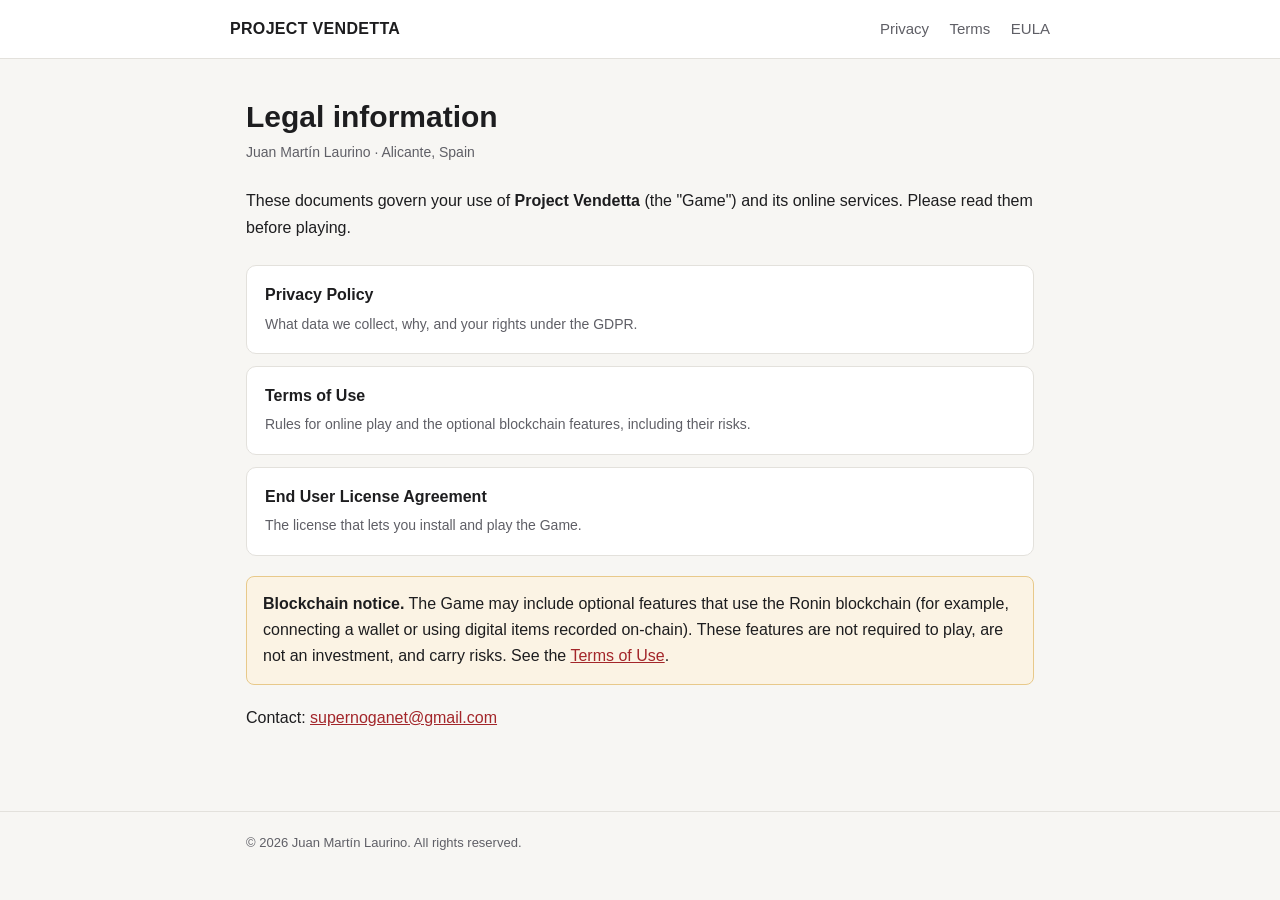
<file: index.html>
<!doctype html>
<html lang="en">
<head>
<meta charset="utf-8">
<meta name="viewport" content="width=device-width, initial-scale=1">
<title>Project Vendetta — Legal</title>
<link rel="stylesheet" href="style.css">
</head>
<body>
<header><div class="wrap bar">
  <a class="brand" href="index.html">PROJECT VENDETTA</a>
  <nav>
    <a href="privacy.html">Privacy</a>
    <a href="terms.html">Terms</a>
    <a href="eula.html">EULA</a>
  </nav>
</div></header>

<main><div class="wrap">
  <h1>Legal information</h1>
  <p class="meta">Juan Martín Laurino · Alicante, Spain</p>

  <p>These documents govern your use of <strong>Project Vendetta</strong> (the "Game") and its online services. Please read them before playing.</p>

  <div class="cards">
    <a class="card" href="privacy.html"><strong>Privacy Policy</strong><span>What data we collect, why, and your rights under the GDPR.</span></a>
    <a class="card" href="terms.html"><strong>Terms of Use</strong><span>Rules for online play and the optional blockchain features, including their risks.</span></a>
    <a class="card" href="eula.html"><strong>End User License Agreement</strong><span>The license that lets you install and play the Game.</span></a>
  </div>

  <div class="note">
    <strong>Blockchain notice.</strong> The Game may include optional features that use the Ronin blockchain (for example, connecting a wallet or using digital items recorded on-chain). These features are not required to play, are not an investment, and carry risks. See the <a href="terms.html#blockchain">Terms of Use</a>.
  </div>

  <p>Contact: <a href="mailto:supernoganet@gmail.com">supernoganet@gmail.com</a></p>
</div></main>

<footer><div class="wrap">© 2026 Juan Martín Laurino. All rights reserved.</div></footer>
</body>
</html>
</file>
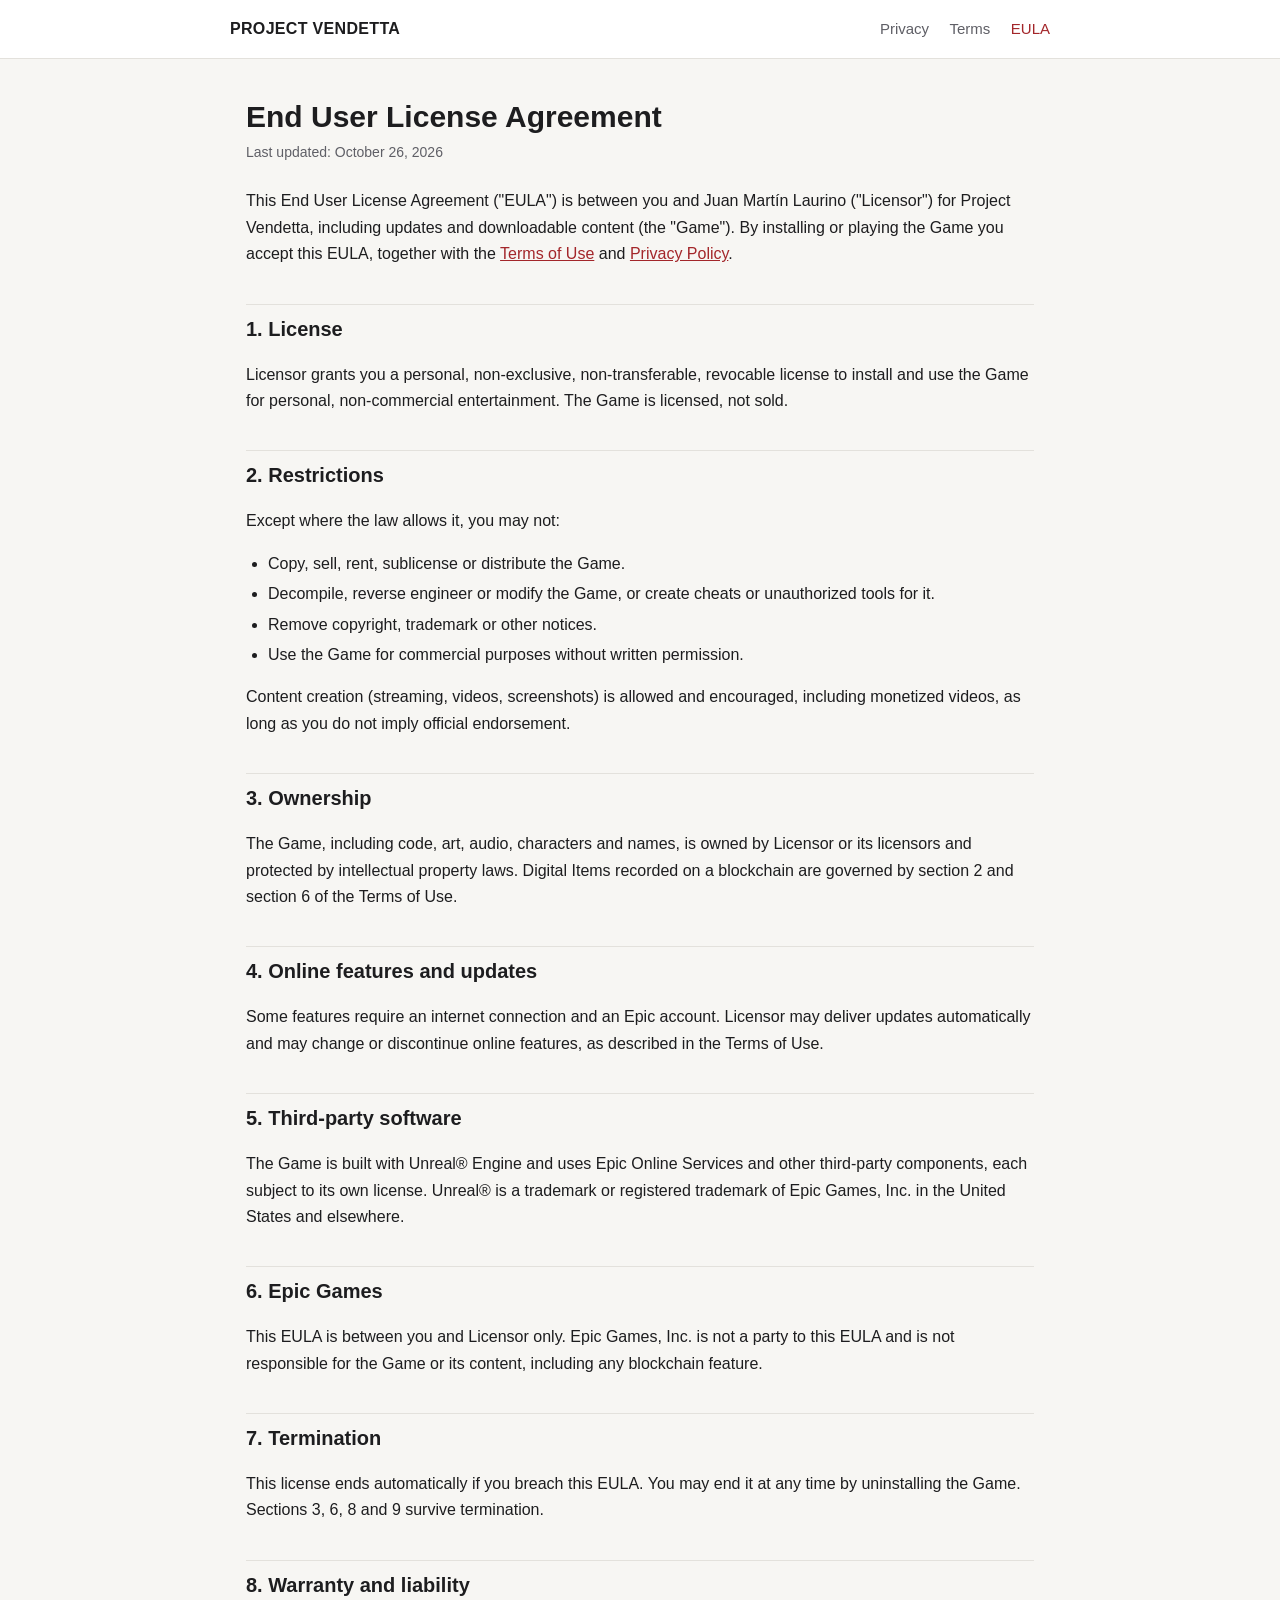
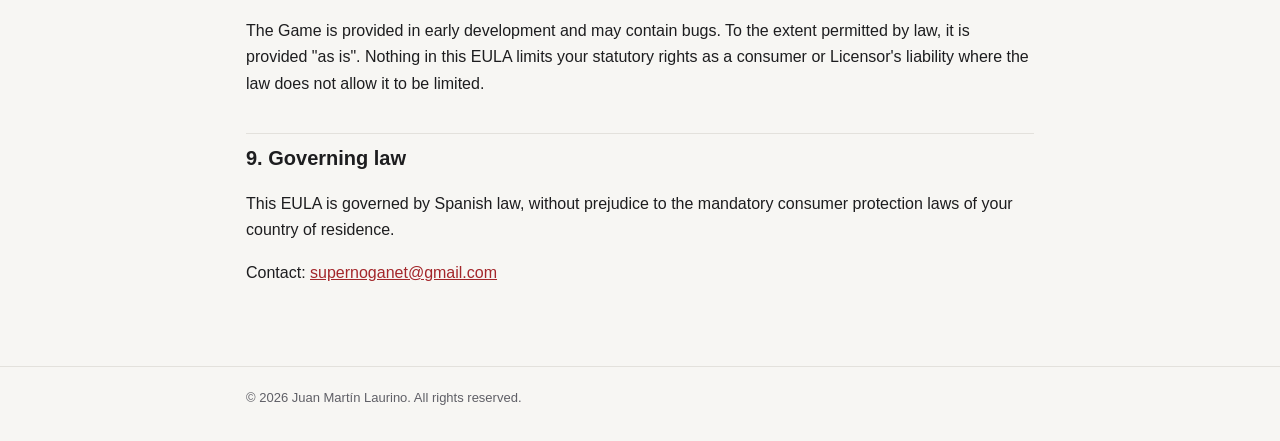
<file: eula.html>
<!doctype html>
<html lang="en">
<head>
<meta charset="utf-8">
<meta name="viewport" content="width=device-width, initial-scale=1">
<title>EULA — Project Vendetta</title>
<link rel="stylesheet" href="style.css">
</head>
<body>
<header><div class="wrap bar">
  <a class="brand" href="index.html">PROJECT VENDETTA</a>
  <nav>
    <a href="privacy.html">Privacy</a>
    <a href="terms.html">Terms</a>
    <a href="eula.html" aria-current="page">EULA</a>
  </nav>
</div></header>

<main><div class="wrap">
  <h1>End User License Agreement</h1>
  <p class="meta">Last updated: October 26, 2026</p>

  <p>This End User License Agreement ("EULA") is between you and Juan Martín Laurino ("Licensor") for Project Vendetta, including updates and downloadable content (the "Game"). By installing or playing the Game you accept this EULA, together with the <a href="terms.html">Terms of Use</a> and <a href="privacy.html">Privacy Policy</a>.</p>

  <h2>1. License</h2>
  <p>Licensor grants you a personal, non-exclusive, non-transferable, revocable license to install and use the Game for personal, non-commercial entertainment. The Game is licensed, not sold.</p>

  <h2>2. Restrictions</h2>
  <p>Except where the law allows it, you may not:</p>
  <ul>
    <li>Copy, sell, rent, sublicense or distribute the Game.</li>
    <li>Decompile, reverse engineer or modify the Game, or create cheats or unauthorized tools for it.</li>
    <li>Remove copyright, trademark or other notices.</li>
    <li>Use the Game for commercial purposes without written permission.</li>
  </ul>
  <p>Content creation (streaming, videos, screenshots) is allowed and encouraged, including monetized videos, as long as you do not imply official endorsement.</p>

  <h2>3. Ownership</h2>
  <p>The Game, including code, art, audio, characters and names, is owned by Licensor or its licensors and protected by intellectual property laws. Digital Items recorded on a blockchain are governed by section 2 and section 6 of the Terms of Use.</p>

  <h2>4. Online features and updates</h2>
  <p>Some features require an internet connection and an Epic account. Licensor may deliver updates automatically and may change or discontinue online features, as described in the Terms of Use.</p>

  <h2>5. Third-party software</h2>
  <p>The Game is built with Unreal® Engine and uses Epic Online Services and other third-party components, each subject to its own license. Unreal® is a trademark or registered trademark of Epic Games, Inc. in the United States and elsewhere.</p>

  <h2>6. Epic Games</h2>
  <p>This EULA is between you and Licensor only. Epic Games, Inc. is not a party to this EULA and is not responsible for the Game or its content, including any blockchain feature.</p>

  <h2>7. Termination</h2>
  <p>This license ends automatically if you breach this EULA. You may end it at any time by uninstalling the Game. Sections 3, 6, 8 and 9 survive termination.</p>

  <h2>8. Warranty and liability</h2>
  <p>The Game is provided in early development and may contain bugs. To the extent permitted by law, it is provided "as is". Nothing in this EULA limits your statutory rights as a consumer or Licensor's liability where the law does not allow it to be limited.</p>

  <h2>9. Governing law</h2>
  <p>This EULA is governed by Spanish law, without prejudice to the mandatory consumer protection laws of your country of residence.</p>

  <p>Contact: <a href="mailto:supernoganet@gmail.com">supernoganet@gmail.com</a></p>
</div></main>

<footer><div class="wrap">© 2026 Juan Martín Laurino. All rights reserved.</div></footer>
</body>
</html>
</file>
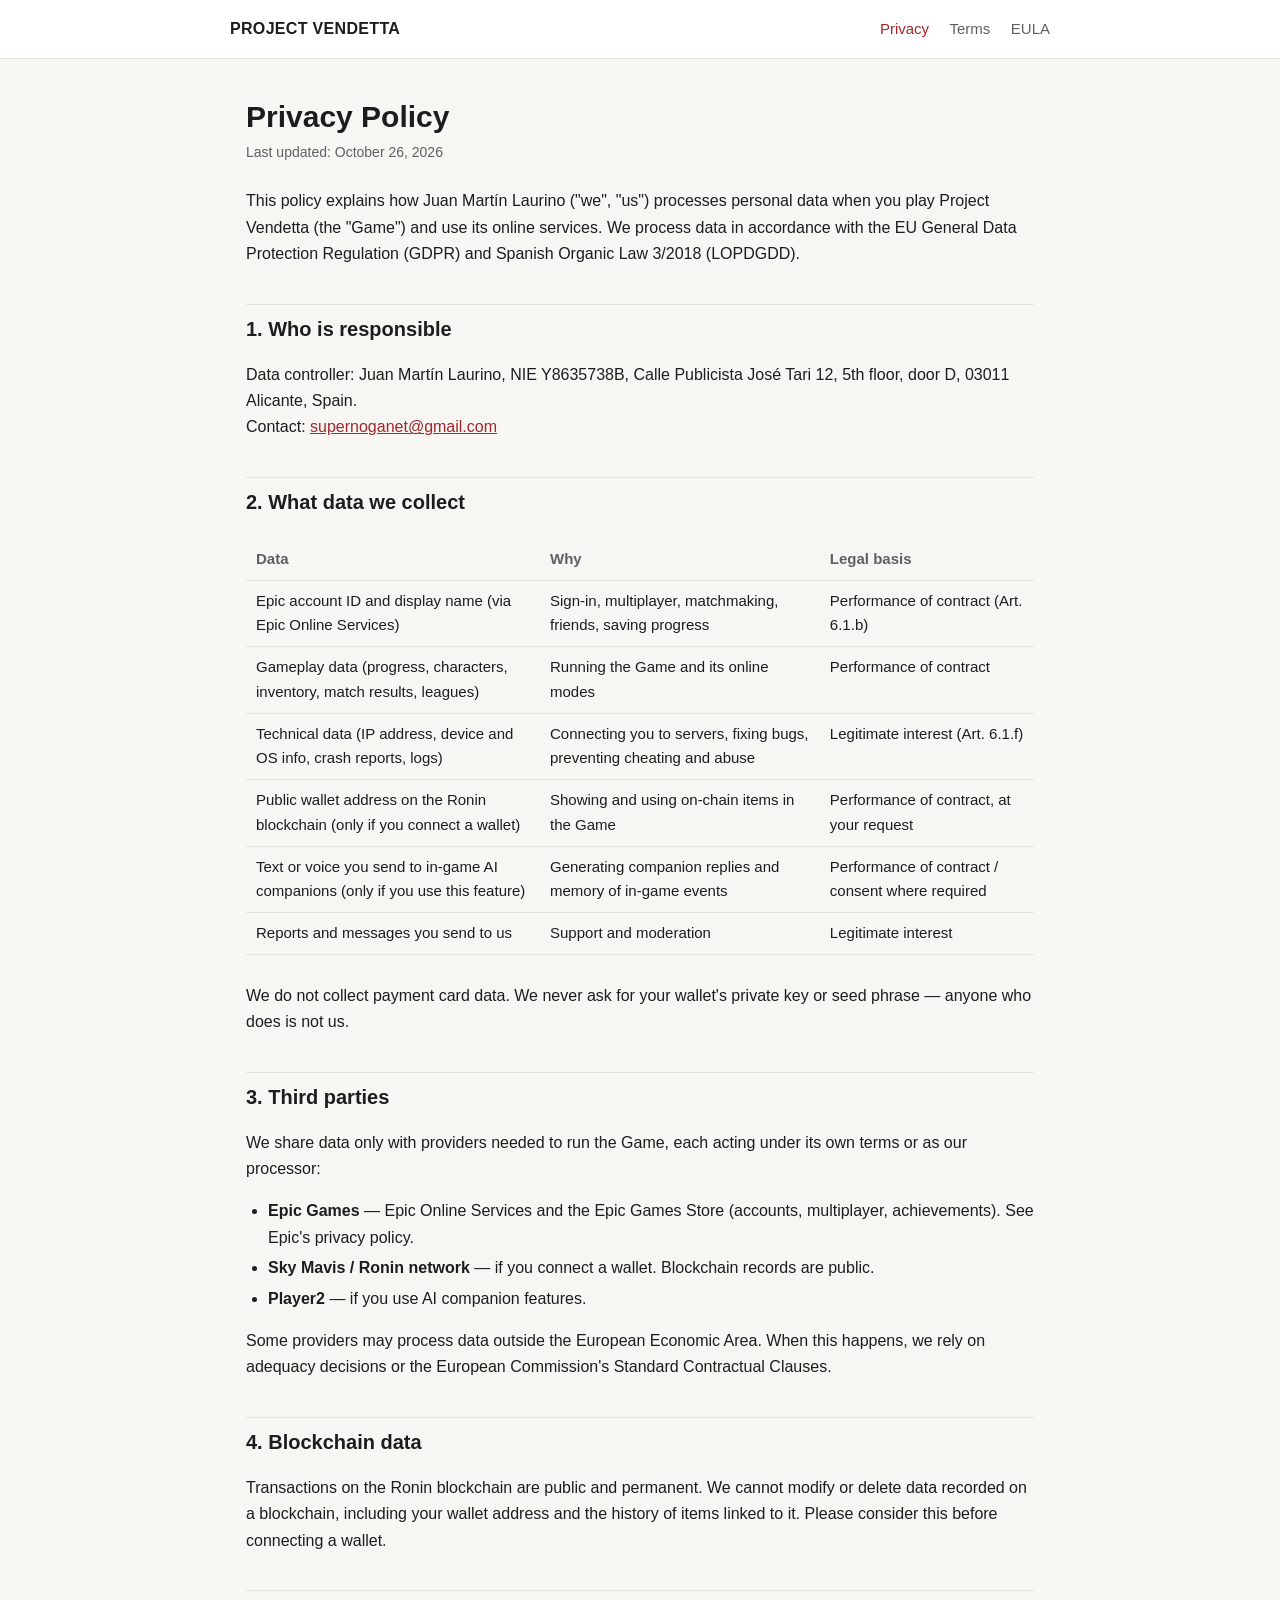
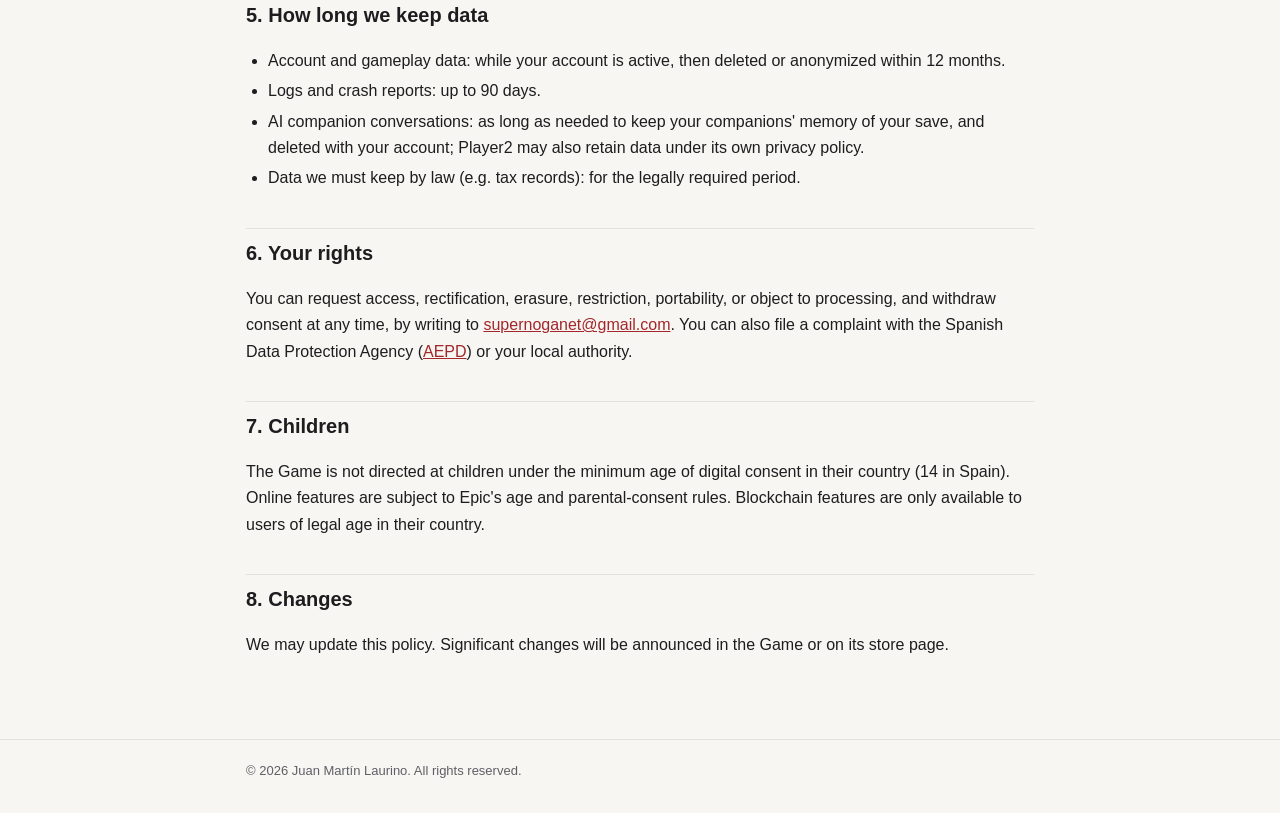
<file: privacy.html>
<!doctype html>
<html lang="en">
<head>
<meta charset="utf-8">
<meta name="viewport" content="width=device-width, initial-scale=1">
<title>Privacy Policy — Project Vendetta</title>
<link rel="stylesheet" href="style.css">
</head>
<body>
<header><div class="wrap bar">
  <a class="brand" href="index.html">PROJECT VENDETTA</a>
  <nav>
    <a href="privacy.html" aria-current="page">Privacy</a>
    <a href="terms.html">Terms</a>
    <a href="eula.html">EULA</a>
  </nav>
</div></header>

<main><div class="wrap">
  <h1>Privacy Policy</h1>
  <p class="meta">Last updated: October 26, 2026</p>

  <p>This policy explains how Juan Martín Laurino ("we", "us") processes personal data when you play Project Vendetta (the "Game") and use its online services. We process data in accordance with the EU General Data Protection Regulation (GDPR) and Spanish Organic Law 3/2018 (LOPDGDD).</p>

  <h2>1. Who is responsible</h2>
  <p>Data controller: Juan Martín Laurino, NIE Y8635738B, Calle Publicista José Tari 12, 5th floor, door D, 03011 Alicante, Spain.<br>
  Contact: <a href="mailto:supernoganet@gmail.com">supernoganet@gmail.com</a></p>

  <h2>2. What data we collect</h2>
  <div class="table-scroll"><table>
    <tr><th>Data</th><th>Why</th><th>Legal basis</th></tr>
    <tr><td>Epic account ID and display name (via Epic Online Services)</td><td>Sign-in, multiplayer, matchmaking, friends, saving progress</td><td>Performance of contract (Art. 6.1.b)</td></tr>
    <tr><td>Gameplay data (progress, characters, inventory, match results, leagues)</td><td>Running the Game and its online modes</td><td>Performance of contract</td></tr>
    <tr><td>Technical data (IP address, device and OS info, crash reports, logs)</td><td>Connecting you to servers, fixing bugs, preventing cheating and abuse</td><td>Legitimate interest (Art. 6.1.f)</td></tr>
    <tr><td>Public wallet address on the Ronin blockchain (only if you connect a wallet)</td><td>Showing and using on-chain items in the Game</td><td>Performance of contract, at your request</td></tr>
    <tr><td>Text or voice you send to in-game AI companions (only if you use this feature)</td><td>Generating companion replies and memory of in-game events</td><td>Performance of contract / consent where required</td></tr>
    <tr><td>Reports and messages you send to us</td><td>Support and moderation</td><td>Legitimate interest</td></tr>
  </table></div>
  <p>We do not collect payment card data. We never ask for your wallet's private key or seed phrase — anyone who does is not us.</p>

  <h2>3. Third parties</h2>
  <p>We share data only with providers needed to run the Game, each acting under its own terms or as our processor:</p>
  <ul>
    <li><strong>Epic Games</strong> — Epic Online Services and the Epic Games Store (accounts, multiplayer, achievements). See Epic's privacy policy.</li>
    <li><strong>Sky Mavis / Ronin network</strong> — if you connect a wallet. Blockchain records are public.</li>
    <li><strong>Player2</strong> — if you use AI companion features.</li>
  </ul>
  <p>Some providers may process data outside the European Economic Area. When this happens, we rely on adequacy decisions or the European Commission's Standard Contractual Clauses.</p>

  <h2>4. Blockchain data</h2>
  <p>Transactions on the Ronin blockchain are public and permanent. We cannot modify or delete data recorded on a blockchain, including your wallet address and the history of items linked to it. Please consider this before connecting a wallet.</p>

  <h2>5. How long we keep data</h2>
  <ul>
    <li>Account and gameplay data: while your account is active, then deleted or anonymized within 12 months.</li>
    <li>Logs and crash reports: up to 90 days.</li>
    <li>AI companion conversations: as long as needed to keep your companions' memory of your save, and deleted with your account; Player2 may also retain data under its own privacy policy.</li>
    <li>Data we must keep by law (e.g. tax records): for the legally required period.</li>
  </ul>

  <h2>6. Your rights</h2>
  <p>You can request access, rectification, erasure, restriction, portability, or object to processing, and withdraw consent at any time, by writing to <a href="mailto:supernoganet@gmail.com">supernoganet@gmail.com</a>. You can also file a complaint with the Spanish Data Protection Agency (<a href="https://www.aepd.es">AEPD</a>) or your local authority.</p>

  <h2>7. Children</h2>
  <p>The Game is not directed at children under the minimum age of digital consent in their country (14 in Spain). Online features are subject to Epic's age and parental-consent rules. Blockchain features are only available to users of legal age in their country.</p>

  <h2>8. Changes</h2>
  <p>We may update this policy. Significant changes will be announced in the Game or on its store page.</p>
</div></main>

<footer><div class="wrap">© 2026 Juan Martín Laurino. All rights reserved.</div></footer>
</body>
</html>
</file>
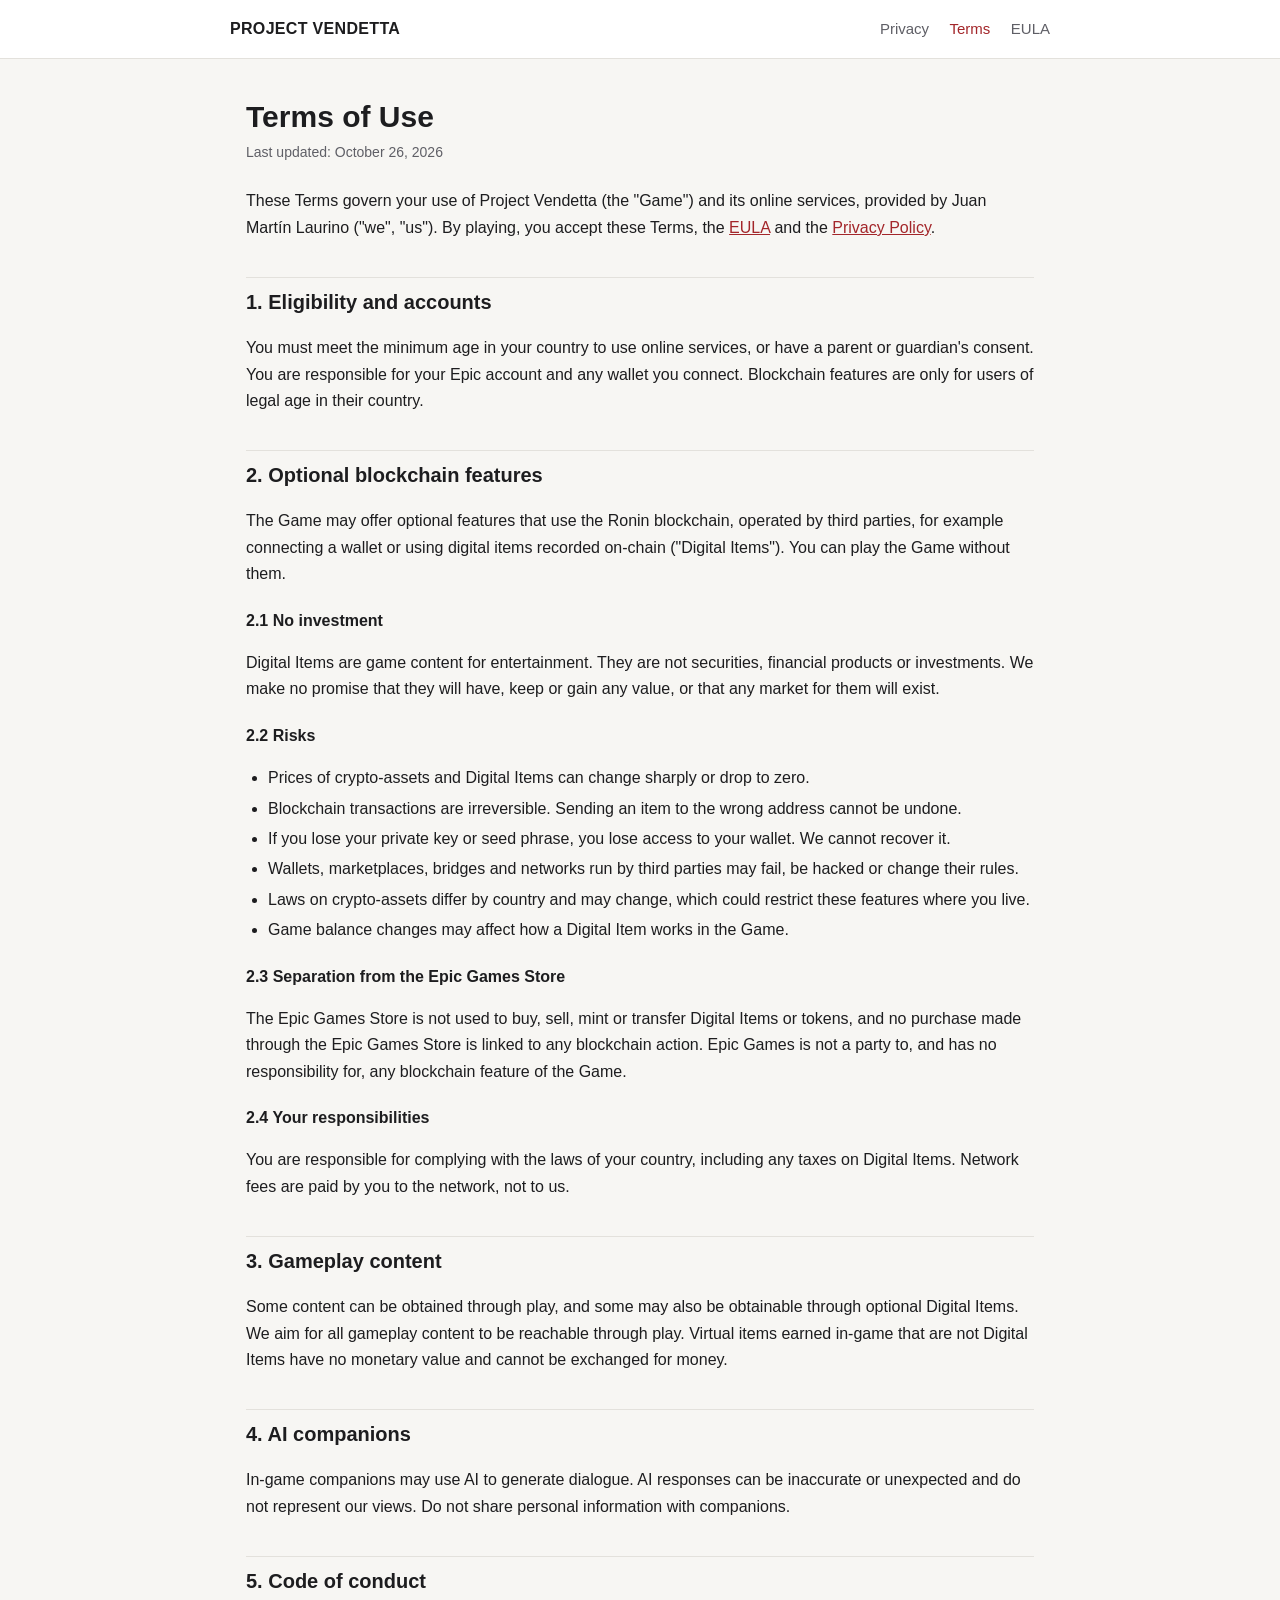
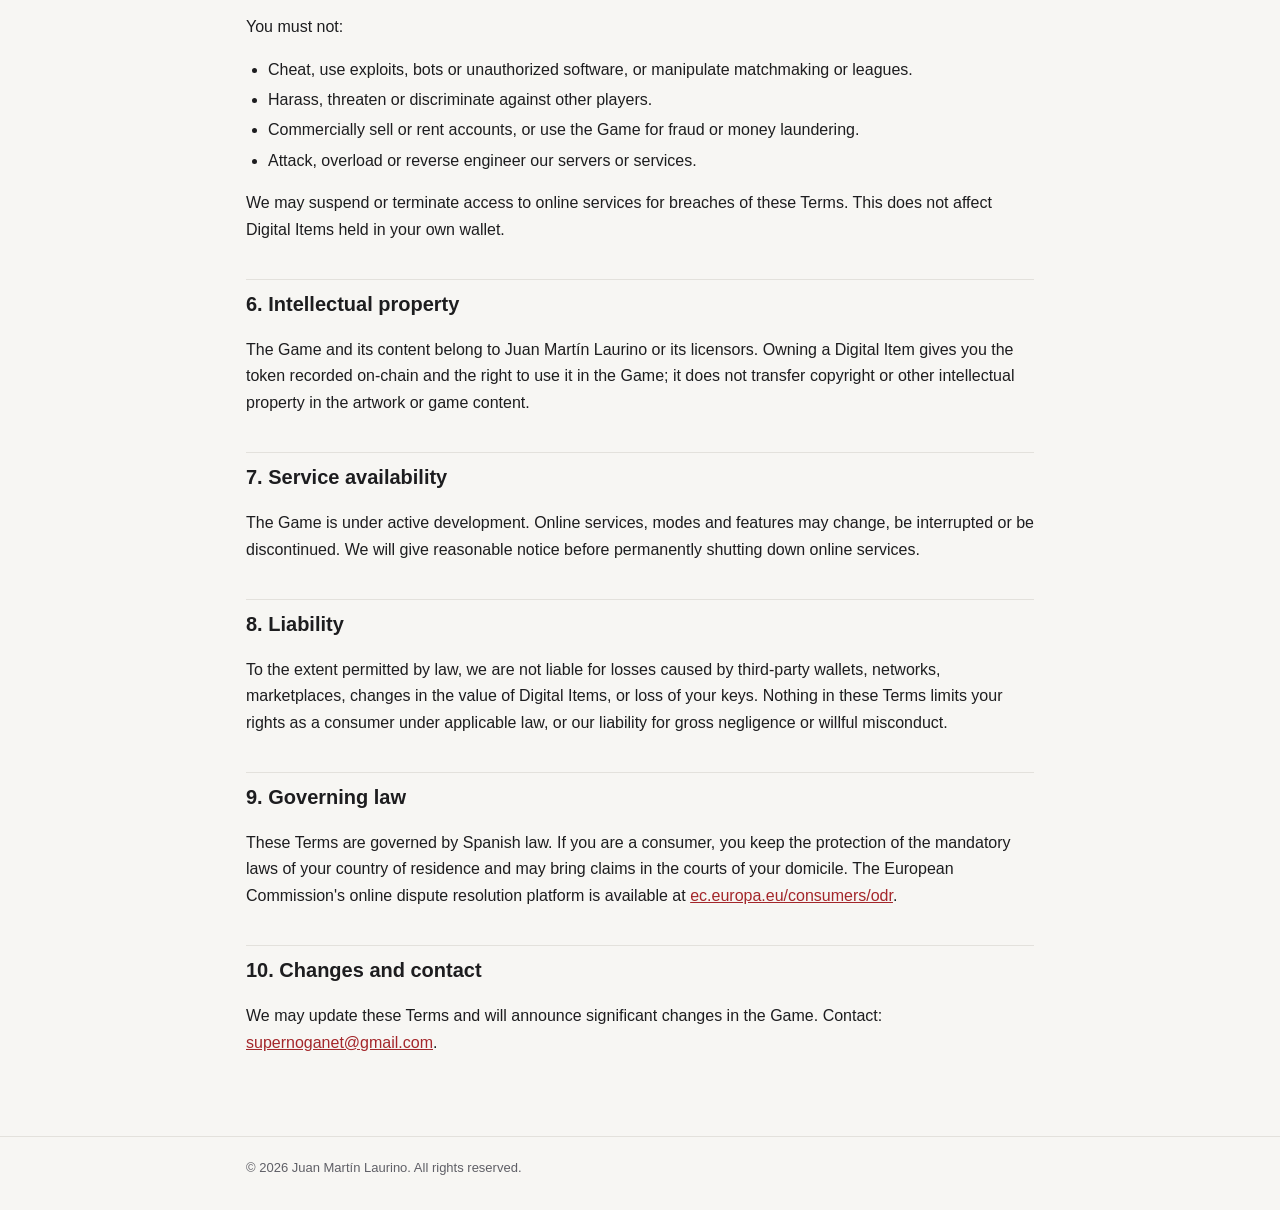
<file: terms.html>
<!doctype html>
<html lang="en">
<head>
<meta charset="utf-8">
<meta name="viewport" content="width=device-width, initial-scale=1">
<title>Terms of Use — Project Vendetta</title>
<link rel="stylesheet" href="style.css">
</head>
<body>
<header><div class="wrap bar">
  <a class="brand" href="index.html">PROJECT VENDETTA</a>
  <nav>
    <a href="privacy.html">Privacy</a>
    <a href="terms.html" aria-current="page">Terms</a>
    <a href="eula.html">EULA</a>
  </nav>
</div></header>

<main><div class="wrap">
  <h1>Terms of Use</h1>
  <p class="meta">Last updated: October 26, 2026</p>

  <p>These Terms govern your use of Project Vendetta (the "Game") and its online services, provided by Juan Martín Laurino ("we", "us"). By playing, you accept these Terms, the <a href="eula.html">EULA</a> and the <a href="privacy.html">Privacy Policy</a>.</p>

  <h2>1. Eligibility and accounts</h2>
  <p>You must meet the minimum age in your country to use online services, or have a parent or guardian's consent. You are responsible for your Epic account and any wallet you connect. Blockchain features are only for users of legal age in their country.</p>

  <h2 id="blockchain">2. Optional blockchain features</h2>
  <p>The Game may offer optional features that use the Ronin blockchain, operated by third parties, for example connecting a wallet or using digital items recorded on-chain ("Digital Items"). You can play the Game without them.</p>
  <h3>2.1 No investment</h3>
  <p>Digital Items are game content for entertainment. They are not securities, financial products or investments. We make no promise that they will have, keep or gain any value, or that any market for them will exist.</p>
  <h3>2.2 Risks</h3>
  <ul>
    <li>Prices of crypto-assets and Digital Items can change sharply or drop to zero.</li>
    <li>Blockchain transactions are irreversible. Sending an item to the wrong address cannot be undone.</li>
    <li>If you lose your private key or seed phrase, you lose access to your wallet. We cannot recover it.</li>
    <li>Wallets, marketplaces, bridges and networks run by third parties may fail, be hacked or change their rules.</li>
    <li>Laws on crypto-assets differ by country and may change, which could restrict these features where you live.</li>
    <li>Game balance changes may affect how a Digital Item works in the Game.</li>
  </ul>
  <h3>2.3 Separation from the Epic Games Store</h3>
  <p>The Epic Games Store is not used to buy, sell, mint or transfer Digital Items or tokens, and no purchase made through the Epic Games Store is linked to any blockchain action. Epic Games is not a party to, and has no responsibility for, any blockchain feature of the Game.</p>
  <h3>2.4 Your responsibilities</h3>
  <p>You are responsible for complying with the laws of your country, including any taxes on Digital Items. Network fees are paid by you to the network, not to us.</p>

  <h2>3. Gameplay content</h2>
  <p>Some content can be obtained through play, and some may also be obtainable through optional Digital Items. We aim for all gameplay content to be reachable through play. Virtual items earned in-game that are not Digital Items have no monetary value and cannot be exchanged for money.</p>

  <h2>4. AI companions</h2>
  <p>In-game companions may use AI to generate dialogue. AI responses can be inaccurate or unexpected and do not represent our views. Do not share personal information with companions.</p>

  <h2>5. Code of conduct</h2>
  <p>You must not:</p>
  <ul>
    <li>Cheat, use exploits, bots or unauthorized software, or manipulate matchmaking or leagues.</li>
    <li>Harass, threaten or discriminate against other players.</li>
    <li>Commercially sell or rent accounts, or use the Game for fraud or money laundering.</li>
    <li>Attack, overload or reverse engineer our servers or services.</li>
  </ul>
  <p>We may suspend or terminate access to online services for breaches of these Terms. This does not affect Digital Items held in your own wallet.</p>

  <h2>6. Intellectual property</h2>
  <p>The Game and its content belong to Juan Martín Laurino or its licensors. Owning a Digital Item gives you the token recorded on-chain and the right to use it in the Game; it does not transfer copyright or other intellectual property in the artwork or game content.</p>

  <h2>7. Service availability</h2>
  <p>The Game is under active development. Online services, modes and features may change, be interrupted or be discontinued. We will give reasonable notice before permanently shutting down online services.</p>

  <h2>8. Liability</h2>
  <p>To the extent permitted by law, we are not liable for losses caused by third-party wallets, networks, marketplaces, changes in the value of Digital Items, or loss of your keys. Nothing in these Terms limits your rights as a consumer under applicable law, or our liability for gross negligence or willful misconduct.</p>

  <h2>9. Governing law</h2>
  <p>These Terms are governed by Spanish law. If you are a consumer, you keep the protection of the mandatory laws of your country of residence and may bring claims in the courts of your domicile. The European Commission's online dispute resolution platform is available at <a href="https://ec.europa.eu/consumers/odr">ec.europa.eu/consumers/odr</a>.</p>

  <h2>10. Changes and contact</h2>
  <p>We may update these Terms and will announce significant changes in the Game. Contact: <a href="mailto:supernoganet@gmail.com">supernoganet@gmail.com</a>.</p>
</div></main>

<footer><div class="wrap">© 2026 Juan Martín Laurino. All rights reserved.</div></footer>
</body>
</html>
</file>
<file: style.css>
:root {
  --bg: #f7f6f3;
  --surface: #ffffff;
  --text: #1d1d1f;
  --muted: #5f5f66;
  --accent: #a3262a;
  --border: #e3e1dc;
  --note-bg: #fbf3e4;
  --note-border: #e8c98a;
}
@media (prefers-color-scheme: dark) {
  :root {
    --bg: #121214;
    --surface: #1b1b1f;
    --text: #ececef;
    --muted: #a0a0aa;
    --accent: #e0575b;
    --border: #2c2c32;
    --note-bg: #2a2418;
    --note-border: #6b5526;
  }
}
* { box-sizing: border-box; }
body {
  margin: 0;
  background: var(--bg);
  color: var(--text);
  font: 16px/1.65 -apple-system, BlinkMacSystemFont, "Segoe UI", Roboto, Helvetica, Arial, sans-serif;
}
header {
  border-bottom: 1px solid var(--border);
  background: var(--surface);
}
.wrap { max-width: 820px; margin: 0 auto; padding: 0 16px; }
.bar { display: flex; flex-wrap: wrap; align-items: center; justify-content: space-between; gap: 12px; padding: 16px 0; }
.brand { font-weight: 700; letter-spacing: .02em; color: var(--text); text-decoration: none; }
nav a { color: var(--muted); text-decoration: none; margin-left: 16px; font-size: 15px; }
nav a:first-child { margin-left: 0; }
nav a:hover, nav a[aria-current="page"] { color: var(--accent); }
main { padding: 40px 0 64px; }
h1 { font-size: 30px; line-height: 1.2; margin: 0 0 6px; }
h2 { font-size: 20px; margin: 36px 0 8px; padding-top: 8px; border-top: 1px solid var(--border); }
h3 { font-size: 16px; margin: 20px 0 6px; }
.meta { color: var(--muted); font-size: 14px; margin: 0 0 24px; }
a { color: var(--accent); }
ul { padding-left: 22px; }
li { margin: 4px 0; }
.note {
  background: var(--note-bg);
  border: 1px solid var(--note-border);
  border-radius: 8px;
  padding: 14px 16px;
  margin: 20px 0;
}
.cards { display: grid; gap: 12px; margin-top: 24px; }
.card {
  display: block;
  background: var(--surface);
  border: 1px solid var(--border);
  border-radius: 10px;
  padding: 16px 18px;
  color: var(--text);
  text-decoration: none;
}
.card:hover { border-color: var(--accent); }
.card strong { display: block; margin-bottom: 2px; }
.card span { color: var(--muted); font-size: 14px; }
table { width: 100%; border-collapse: collapse; font-size: 15px; margin: 12px 0; }
th, td { text-align: left; vertical-align: top; padding: 8px 10px; border-bottom: 1px solid var(--border); }
th { color: var(--muted); font-weight: 600; }
.table-scroll { overflow-x: auto; }
footer { border-top: 1px solid var(--border); color: var(--muted); font-size: 13px; padding: 20px 0 32px; }
</file>
